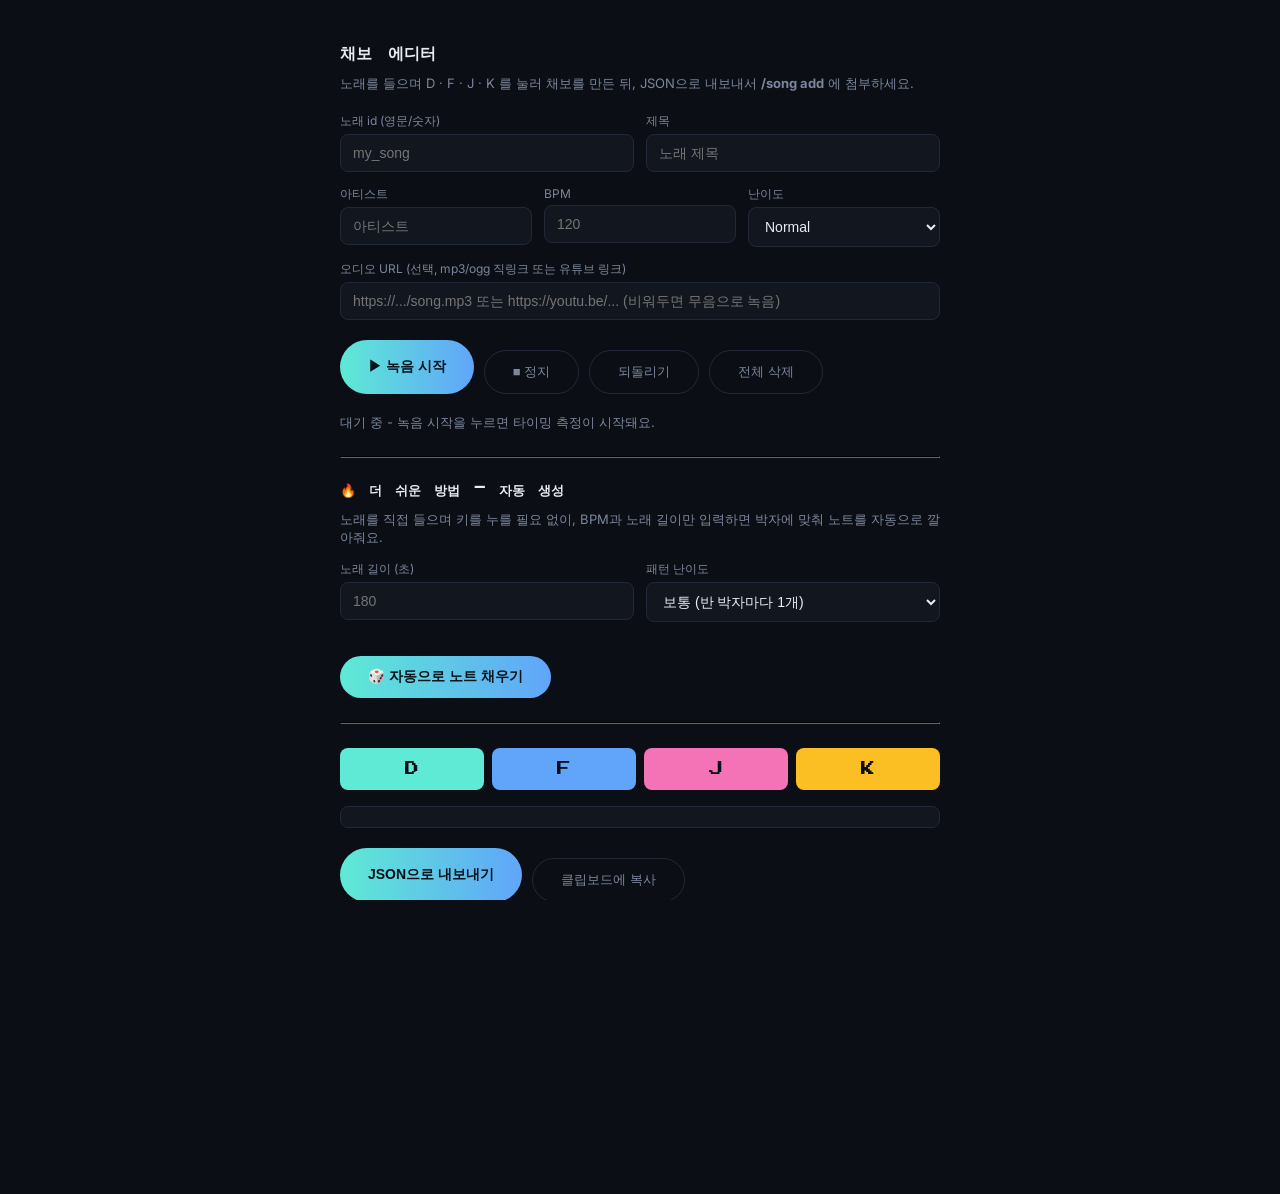
<file: editor.html>
<!DOCTYPE html>
<html lang="ko">
<head>
<meta charset="UTF-8" />
<title>DiscoBeat 채보 에디터</title>
<link rel="stylesheet" href="https://fonts.googleapis.com/css2?family=Press+Start+2P&family=Inter:wght@400;600;700&display=swap">
<link rel="stylesheet" href="style.css" />
<style>
  body { overflow-y: auto; }
  #app { height: auto; min-height: 100vh; }
  .editor-wrap { max-width: 640px; margin: 0 auto; padding: 32px 20px; width: 100%; }
  .field { margin-bottom: 14px; }
  .field label { display: block; font-size: 12px; color: var(--text-dim); margin-bottom: 4px; }
  .field input, .field select {
    width: 100%; padding: 10px 12px; border-radius: 8px;
    border: 1px solid var(--line); background: var(--bg-raised); color: var(--text); font-size: 14px;
  }
  .row { display: flex; gap: 12px; }
  .row .field { flex: 1; }
  .controls { display: flex; gap: 10px; margin: 20px 0; flex-wrap: wrap; }
  .rec-status { font-size: 13px; color: var(--text-dim); margin-bottom: 10px; }
  .rec-status.on { color: var(--miss); }
  .keyhint { display: flex; gap: 8px; margin: 16px 0; }
  .keyhint span {
    flex: 1; text-align: center; padding: 14px; border-radius: 8px; font-family: 'Press Start 2P', monospace;
    font-size: 14px; color: var(--bg);
  }
  .keyhint .d { background: var(--lane-d); } .keyhint .f { background: var(--lane-f); }
  .keyhint .j { background: var(--lane-j); } .keyhint .k { background: var(--lane-k); }
  .note-log { max-height: 220px; overflow-y: auto; background: var(--bg-raised); border: 1px solid var(--line); border-radius: 8px; padding: 10px; font-size: 12px; font-family: monospace; }
  .note-log div { display: flex; justify-content: space-between; padding: 2px 4px; }
  textarea#output {
    width: 100%; height: 220px; margin-top: 16px; background: var(--bg-raised); color: var(--text);
    border: 1px solid var(--line); border-radius: 8px; padding: 10px; font-family: monospace; font-size: 12px;
  }
</style>
</head>
<body>
<div id="app">
  <div class="editor-wrap">
    <h1 class="pixel" style="font-size:16px;">채보 에디터</h1>
    <div class="sub" style="color:var(--text-dim); font-size:13px; margin-bottom:20px;">
      노래를 들으며 D · F · J · K 를 눌러 채보를 만든 뒤, JSON으로 내보내서 <b>/song add</b> 에 첨부하세요.
    </div>

    <div class="row">
      <div class="field"><label>노래 id (영문/숫자)</label><input id="f-id" placeholder="my_song" /></div>
      <div class="field"><label>제목</label><input id="f-title" placeholder="노래 제목" /></div>
    </div>
    <div class="row">
      <div class="field"><label>아티스트</label><input id="f-artist" placeholder="아티스트" /></div>
      <div class="field"><label>BPM</label><input id="f-bpm" type="number" placeholder="120" /></div>
      <div class="field"><label>난이도</label>
        <select id="f-difficulty">
          <option>Easy</option><option selected>Normal</option><option>Hard</option>
        </select>
      </div>
    </div>
    <div class="field">
      <label>오디오 URL (선택, mp3/ogg 직링크 또는 유튜브 링크)</label>
      <input id="f-audio" placeholder="https://.../song.mp3 또는 https://youtu.be/... (비워두면 무음으로 녹음)" />
    </div>

    <audio id="player" controls style="width:100%; margin-top:6px; display:none;"></audio>
    <div id="yt-player-wrap" style="display:none; margin-top:6px;"><div id="yt-player"></div></div>

    <div class="controls">
      <button class="primary" id="btn-start">▶ 녹음 시작</button>
      <button class="ghost" id="btn-stop" disabled>■ 정지</button>
      <button class="ghost" id="btn-undo">되돌리기</button>
      <button class="ghost" id="btn-clear">전체 삭제</button>
    </div>
    <div class="rec-status" id="rec-status">대기 중 - 녹음 시작을 누르면 타이밍 측정이 시작돼요.</div>

    <hr style="border-color: var(--line); margin: 24px 0;" />

    <h2 class="pixel" style="font-size:13px;">🔥 더 쉬운 방법 - 자동 생성</h2>
    <div class="sub" style="color:var(--text-dim); font-size:13px; margin-bottom:14px;">
      노래를 직접 들으며 키를 누를 필요 없이, BPM과 노래 길이만 입력하면 박자에 맞춰 노트를 자동으로 깔아줘요.
    </div>
    <div class="row">
      <div class="field"><label>노래 길이 (초)</label><input id="auto-duration" type="number" placeholder="180" /></div>
      <div class="field"><label>패턴 난이도</label>
        <select id="auto-density">
          <option value="1">쉬움 (한 박자마다 1개)</option>
          <option value="2" selected>보통 (반 박자마다 1개)</option>
          <option value="4">어려움 (4분박마다 1개)</option>
        </select>
      </div>
    </div>
    <div class="controls">
      <button class="primary" id="btn-autogen">🎲 자동으로 노트 채우기</button>
    </div>

    <hr style="border-color: var(--line); margin: 24px 0;" />

    <div class="keyhint">
      <span class="d">D</span><span class="f">F</span><span class="j">J</span><span class="k">K</span>
    </div>

    <div class="note-log" id="note-log"></div>

    <div class="controls">
      <button class="primary" id="btn-export">JSON으로 내보내기</button>
      <button class="ghost" id="btn-copy">클립보드에 복사</button>
    </div>
    <textarea id="output" readonly placeholder="내보내기를 누르면 여기 JSON이 표시돼요"></textarea>
  </div>
</div>
<script src="editor.js"></script>
</body>
</html>
</file>
<file: style.css>
:root {
  --bg: #0b0e14;
  --bg-raised: #12161f;
  --line: #232838;
  --text: #e7ebf3;
  --text-dim: #7c869c;

  --lane-d: #5eead4;
  --lane-f: #60a5fa;
  --lane-j: #f472b6;
  --lane-k: #fbbf24;

  --good: #60a5fa;
  --perfect: #ffffff;
  --miss: #f43f5e;
}

* { box-sizing: border-box; }

html, body {
  margin: 0;
  height: 100%;
  background: var(--bg);
  color: var(--text);
  font-family: 'Inter', system-ui, sans-serif;
  overflow: hidden;
  user-select: none;
  scroll-behavior: smooth;
}

.pixel {
  font-family: 'Press Start 2P', monospace;
}

#app {
  position: relative;
  width: 100%;
  height: 100vh;
  display: flex;
  flex-direction: column;
  scroll-behavior: smooth;
}

.screen {
  display: none;
  flex: 1;
  flex-direction: column;
  padding: 24px;
}
.screen.active { display: flex; }

/* ---------- 메뉴 화면 ---------- */

#menu-screen h1 {
  font-size: 20px;
  letter-spacing: 1px;
  margin: 8px 0 4px;
  background: linear-gradient(90deg, var(--lane-d), var(--lane-f), var(--lane-j), var(--lane-k));
  -webkit-background-clip: text;
  background-clip: text;
  color: transparent;
}
#menu-screen .sub {
  color: var(--text-dim);
  font-size: 13px;
  margin-bottom: 24px;
}

.song-list {
  display: flex;
  flex-direction: column;
  gap: 10px;
  overflow-y: auto;
  scroll-behavior: smooth;
}

.song-card {
  background: var(--bg-raised);
  border: 1px solid var(--line);
  border-radius: 10px;
  padding: 14px 16px;
  display: flex;
  justify-content: space-between;
  align-items: center;
  cursor: pointer;
  transition: border-color .15s ease, transform .1s ease;
}
.song-card:hover { border-color: var(--lane-f); transform: translateY(-4px); box-shadow: 0 8px 24px rgba(0,0,0,.3), 0 0 16px var(--lane-f); background: linear-gradient(135deg, rgba(34,211,238,.05), rgba(251,191,36,.05)); }
.song-card .title { font-weight: 600; font-size: 15px; }
.song-card .meta { color: var(--text-dim); font-size: 12px; margin-top: 2px; }
.song-card .diff {
  font-size: 11px;
  padding: 4px 10px;
  border-radius: 999px;
  background: #1b2030;
  color: var(--lane-j);
  white-space: nowrap;
}

.empty-state {
  color: var(--text-dim);
  font-size: 13px;
  line-height: 1.6;
  text-align: center;
  margin-top: 40px;
}

/* ---------- 게임 화면 ---------- */

#game-screen { padding: 0; position: relative; }

.bg-video {
  position: absolute;
  top: 0; left: 0;
  width: 100%;
  height: 100%;
  object-fit: cover;
  opacity: 0.15;
  z-index: 1;
  pointer-events: none;
}

.hud {
  position: absolute;
  top: 0; left: 0; right: 0;
  display: flex;
  justify-content: space-between;
  padding: 16px 24px;
  z-index: 10;
  pointer-events: none;
}
.hud .song-title { font-size: 13px; color: var(--text-dim); }
.hud .score { font-size: 18px; }
.combo {
  position: absolute;
  top: 160px; left: 50%;
  transform: translateX(-50%);
  font-size: 28px;
  color: var(--lane-k);
  text-shadow: 0 0 12px rgba(251,191,36,.6);
  opacity: 0;
  z-index: 10;
}
.combo.show { opacity: 1; }

.healthbar-wrap {
  position: absolute;
  top: 48px; left: 0; right: 0;
  display: flex;
  align-items: center;
  gap: 10px;
  max-width: 480px;
  margin: 0 auto;
  padding: 0 20px;
  z-index: 10;
}
.avatar {
  width: 40px; height: 40px;
  border-radius: 50%;
  display: flex; align-items: center; justify-content: center;
  font-size: 20px;
  background: var(--bg-raised);
  border: 2px solid var(--line);
  flex-shrink: 0;
  transform: translateY(0) scale(1);
}
.avatar.player { border-color: var(--lane-f); }
.avatar.opponent { border-color: var(--miss); }
.avatar.bop { animation: bop 0.18s ease; }
@keyframes bop {
  0% { transform: translateY(0) scale(1); }
  40% { transform: translateY(-4px) scale(1.08); }
  100% { transform: translateY(0) scale(1); }
}

.healthbar-track {
  position: relative;
  flex: 1;
  height: 14px;
  border-radius: 999px;
  background: var(--miss);
  overflow: hidden;
}
.healthbar-fill {
  position: absolute;
  top: 0; bottom: 0; right: 0;
  width: 50%;
  background: var(--lane-f);
  transition: width .25s ease;
}
.healthbar-marker {
  position: absolute;
  top: -3px;
  left: 50%;
  width: 3px; height: 20px;
  background: #fff;
  transform: translateX(-50%);
  transition: left .25s ease;
}

.lanes {
  position: relative;
  flex: 1;
  min-height: 0;
  display: flex;
  width: 100%;
  max-width: 480px;
  margin: 0 auto;
  gap: 4px;
  padding-bottom: 110px;
  z-index: 10;
}

.lane {
  position: relative;
  flex: 1;
  background: linear-gradient(180deg, rgba(255,255,255,0.02), rgba(255,255,255,0));
  border-left: 1px solid var(--line);
  border-right: 1px solid var(--line);
  overflow: hidden;
}

.hit-line {
  position: absolute;
  left: 0; right: 0;
  bottom: 110px;
  height: 4px;
  background: var(--line);
  display: flex;
  gap: 4px;
}
.hit-line::before {
  content: '';
  position: absolute;
  inset: -6px 0;
  background: inherit;
  opacity: .5;
  filter: blur(4px);
}

.receptor {
  position: relative;
  bottom: -23px;
  flex: 1;
  height: 50px;
  border-radius: 10px;
  border: 2px solid var(--line);
  display: flex; align-items: center; justify-content: center;
  font-family: 'Press Start 2P', monospace;
  font-size: 14px;
  color: var(--text-dim);
  background: var(--bg-raised);
  transition: transform .06s ease, box-shadow .06s ease, border-color .06s ease, color .06s ease;
}

.receptor.hit {
  transform: scale(1.15);
}
.receptor.d.hit { border-color: var(--lane-d); color: var(--lane-d); box-shadow: 0 0 16px var(--lane-d); }
.receptor.f.hit { border-color: var(--lane-f); color: var(--lane-f); box-shadow: 0 0 16px var(--lane-f); }
.receptor.j.hit { border-color: var(--lane-j); color: var(--lane-j); box-shadow: 0 0 16px var(--lane-j); }
.receptor.k.hit { border-color: var(--lane-k); color: var(--lane-k); box-shadow: 0 0 16px var(--lane-k); }

.note {
  position: absolute;
  left: 6px; right: 6px;
  width: calc(100% - 12px);
  height: 22px;
  border-radius: 6px;
  top: -30px;
}
.note.lane-d { background: var(--lane-d); box-shadow: 0 0 10px var(--lane-d); }
.note.lane-f { background: var(--lane-f); box-shadow: 0 0 10px var(--lane-f); }
.note.lane-j { background: var(--lane-j); box-shadow: 0 0 10px var(--lane-j); }
.note.lane-k { background: var(--lane-k); box-shadow: 0 0 10px var(--lane-k); }


.judgment {
  position: absolute;
  left: 0; right: 0;
  top: 195px;
  text-align: center;
  font-size: 15px;
  font-weight: 700;
  opacity: 0;
  pointer-events: none;
}
.judgment.show { animation: judge-pop .35s ease forwards; }
.judgment.sick { color: var(--perfect); text-shadow: 0 0 10px #fff; }
.judgment.good { color: var(--good); text-shadow: 0 0 10px var(--good); }
.judgment.bad { color: var(--lane-k); text-shadow: 0 0 10px var(--lane-k); }
.judgment.shit { color: #fb7185; text-shadow: 0 0 10px #fb7185; }
.judgment.miss { color: var(--miss); text-shadow: 0 0 10px var(--miss); }

@keyframes judge-pop {
  0% { opacity: 0; transform: translateY(8px) scale(.9); }
  30% { opacity: 1; transform: translateY(0) scale(1.05); }
  100% { opacity: 0; transform: translateY(-14px) scale(1); }
}

#yt-player-box {
  position: absolute;
  top: 56px;
  right: 20px;
  width: 160px;
  height: 90px;
  border-radius: 8px;
  overflow: hidden;
  z-index: 4;
  box-shadow: 0 0 0 1px var(--line), 0 8px 24px rgba(0,0,0,.5);
  pointer-events: none;
}
#yt-player-box iframe { width: 100%; height: 100%; }

.countdown {
  position: absolute;
  inset: 0;
  display: flex;
  align-items: center;
  justify-content: center;
  font-size: 64px;
  font-family: 'Press Start 2P', monospace;
  color: var(--text);
  z-index: 10;
  background: rgba(11,14,20,.6);
}

/* ---------- 결과 화면 ---------- */

#result-screen { align-items: center; justify-content: center; text-align: center; }
#result-screen h2 { font-size: 16px; color: var(--text-dim); margin-bottom: 4px; }
#result-screen .final-score { font-size: 40px; margin: 8px 0 20px; }
.result-stats {
  display: flex;
  flex-wrap: wrap;
  justify-content: center;
  gap: 16px 20px;
  max-width: 360px;
  margin-bottom: 28px;
}
.result-stats div { font-size: 13px; color: var(--text-dim); }
.result-stats b { display: block; font-size: 20px; color: var(--text); margin-top: 2px; }

button.primary {
  background: linear-gradient(90deg, var(--lane-d), var(--lane-f));
  border: none;
  color: #04121a;
  font-weight: 700;
  padding: 12px 28px;
  border-radius: 999px;
  font-size: 14px;
  cursor: pointer;
}
button.ghost {
  background: transparent;
  border: 1px solid var(--line);
  color: var(--text-dim);
  padding: 12px 28px;
  border-radius: 999px;
  font-size: 13px;
  cursor: pointer;
  margin-top: 10px;
}

/* ---------- 모바일 반응형 레이아웃 ---------- */

@media (max-width: 768px) {
  body { padding: 0; }
  .screen { padding: 16px; }
  #game-screen { padding: 0; }
  
  .hud {
    padding: 12px 16px;
    gap: 20px;
  }
  
  .healthbar-wrap {
    top: 60px;
    max-width: none;
    padding: 0 16px;
  }
  
  .avatar {
    width: 32px;
    height: 32px;
    font-size: 16px;
  }
  
  .lanes {
    padding-top: 130px;
    max-width: none;
    width: 100%;
  }
  
  .lane { flex: 1; }
  
  .hit-line {
    bottom: 130px;
  }
  
  .receptor {
    bottom: -20px;
    width: 100%;
    height: 40px;
    border-radius: 6px;
    font-size: 12px;
  }
  
  .note {
    height: 18px;
  }
  
  .combo {
    top: 180px;
    font-size: 24px;
  }
  
  .judgment {
    top: 220px;
    font-size: 14px;
  }
  
  .hud .song-title {
    font-size: 12px;
  }
  
  .hud .score {
    font-size: 16px;
  }
}

@media (max-width: 480px) {
  .hud {
    padding: 10px 12px;
    gap: 10px;
  }
  
  .healthbar-wrap {
    top: 50px;
    padding: 0 12px;
    gap: 6px;
  }
  
  .avatar {
    width: 28px;
    height: 28px;
    font-size: 14px;
  }
  
  .healthbar-track {
    height: 10px;
  }
  
  .lanes {
    padding-top: 100px;
  }
  
  .hit-line {
    bottom: 100px;
  }
  
  .receptor {
    bottom: -18px;
    height: 36px;
    font-size: 10px;
  }
  
  .note {
    height: 16px;
  }
  
  .combo {
    top: 150px;
    font-size: 20px;
  }
  
  .judgment {
    top: 190px;
    font-size: 13px;
  }
}
</file>
